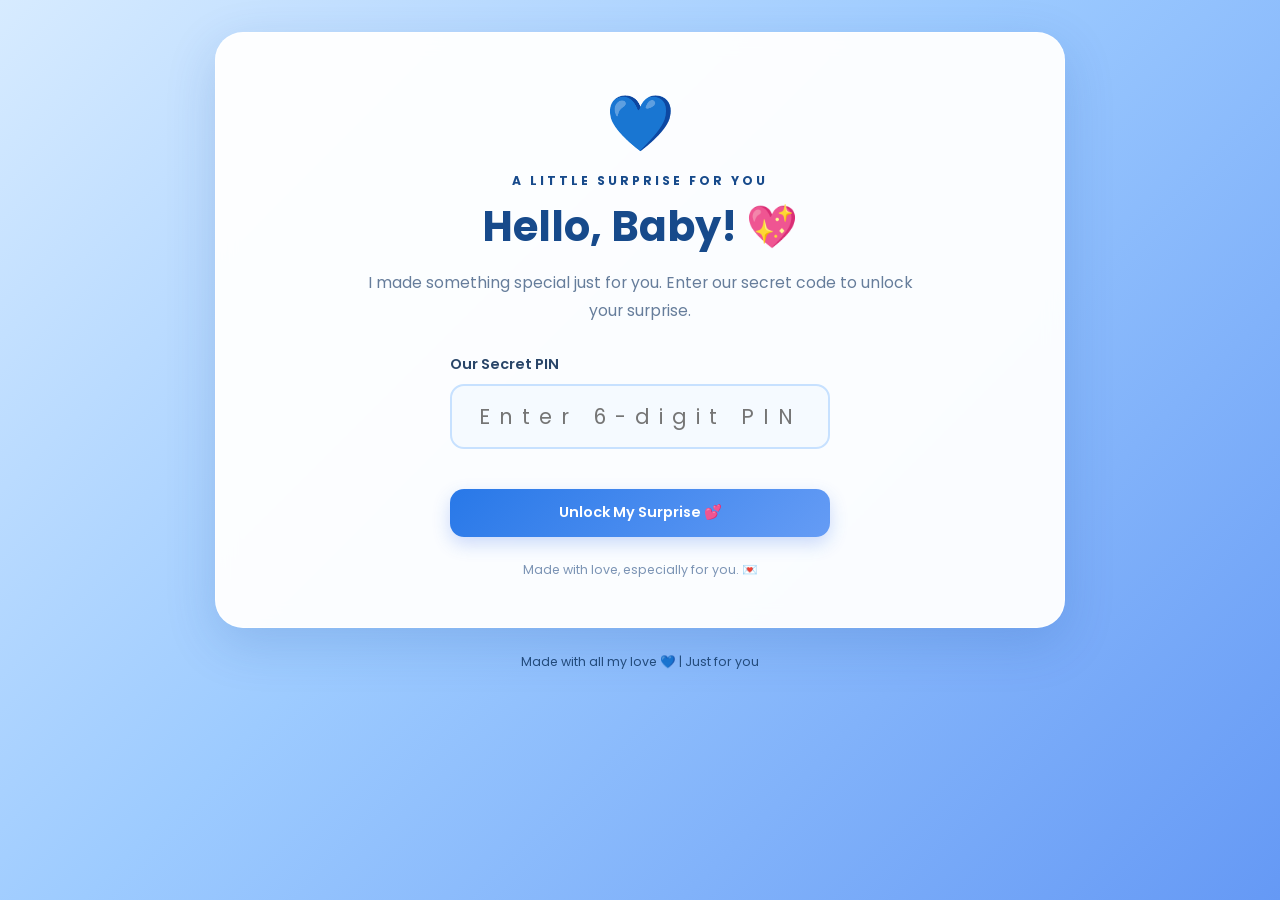
<file: index.html>
<!DOCTYPE html>
<html lang="en">
<head>
  <meta charset="UTF-8">
  <meta name="viewport" content="width=device-width, initial-scale=1.0">
  <meta name="theme-color" content="#f7d9e8">
  <title>Happy Birthday, My Baby! 💙</title>
  <link rel="stylesheet" href="style.css">
  <script src="script.js" defer></script>
</head>
<body>

  <div class="floating-hearts" aria-hidden="true">
    <span>💙</span><span>💖</span><span>💕</span>
    <span>✨</span><span>💗</span><span>💙</span>
  </div>

  <main class="container">

    <!-- PAGE 1: PIN -->
    <section id="passwordPage" class="page card">
      <div class="heart-icon">💙</div>
      <p class="eyebrow">A LITTLE SURPRISE FOR YOU</p>
      <h1>Hello, Baby! 💖</h1>
      <p class="description">
        I made something special just for you.
        Enter our secret code to unlock your surprise.
      </p>

      <form id="pinForm">
        <label for="pinInput">Our Secret PIN</label>
        <input
          type="password"
          id="pinInput"
          maxlength="6"
          inputmode="numeric"
          pattern="[0-9]{6}"
          placeholder="Enter 6-digit PIN"
          autocomplete="off"
          required
        >
        <p id="pinError" class="error" aria-live="polite"></p>
        <button type="submit" class="primary-btn">
          Unlock My Surprise 💕
        </button>
      </form>

      <p class="small-note">Made with love, especially for you. 💌</p>
    </section>

    <!-- PAGE 2: BIRTHDAY CALENDAR -->
    <section id="calendarPage" class="page card" hidden>
      <p class="eyebrow">SAVE THIS SPECIAL DAY</p>
      <h1>Your Special Day 💗</h1>
      <p class="description">
        A little reminder of the day someone wonderful was born.
      </p>

      <div class="calendar">
        <div class="calendar-heading">
          <span></span>
          <h2 id="calendarMonth">October 2000</h2>
          <span></span>
        </div>

        <div class="calendar-grid calendar-weekdays">
          <span>Sun</span>
          <span>Mon</span>
          <span>Tue</span>
          <span>Wed</span>
          <span>Thu</span>
          <span>Fri</span>
          <span>Sat</span>
        </div>

        <div id="calendarDays" class="calendar-grid"></div>
      </div>

      <div class="date-message">
        <span class="date-heart">💝</span>
        <p>
          The day that made the world a little brighter:
          <strong id="birthdayDateText">October 28</strong>
        </p>
      </div>

      <div class="page-navigation">
        <button type="button" class="secondary-btn" data-back="passwordPage">
          ← Back
        </button>
        <button type="button" class="primary-btn" data-next="birthdayPage">
          Next → 🎂
        </button>
      </div>
    </section>

    <!-- PAGE 3: BIRTHDAY CAKE -->
    <section id="birthdayPage" class="page card" hidden>
      <p class="eyebrow">TODAY IS ALL ABOUT YOU</p>
      <h1>Happy Birthday, My Baby! 🎂</h1>
      <p class="description">
        You deserve all the happiness, love, and beautiful things
        this world can offer.
      </p>

      <div class="birthday-scene">
        <div class="balloon balloon-one">🍺</div>
        <div class="balloon balloon-two">🍺</div>

        <div class="cake">
          <div class="flame"></div>
          <div class="candle"></div>
          <div class="cake-top"></div>
          <div class="cake-middle"></div>
          <div class="cake-bottom"></div>
          <div class="cake-plate"></div>
        </div>

        <div class="cake-hearts">💗 ✨ 💙 ✨ 💖</div>
      </div>

      <p class="cake-message">
        Make a wish, baby, and blow out your candle! 🥹💕
      </p>

      <button type="button" id="wishButton" class="primary-btn">
        Make a Birthday Wish ✨
      </button>

      <div id="celebrationMessage" class="celebration-message" hidden>
        <h2>YAY! INOM🎉💖</h2>
        <p>
          May all your wishes come true, my baby.
          I'll always be cheering for you! 💙
        </p>
      </div>

      <div class="page-navigation">
        <button type="button" class="secondary-btn" data-back="calendarPage">
          ← Back
        </button>
        <button type="button" class="primary-btn" data-next="galleryPage">
          Next → 📸
        </button>
      </div>
    </section>

    <!-- PAGE 4: PHOTO GALLERY -->
    <section id="galleryPage" class="page card" hidden>
      <p class="eyebrow">LITTLE PIECES OF US</p>
      <h1>My Favorite Memories 📸</h1>
      <p class="description">
        Every picture holds a little piece of my heart.
        These moments mean so much to me because they're with you.
      </p>

      <div class="photo-grid">
        <figure class="photo-card">
          <img src="images/pic10.jpg" alt="Our favorite memory 1">
          
        </figure>

        <figure class="photo-card">
          <img src="images/pic2.jpg" alt="Our favorite memory 2">
          
        </figure>

        <figure class="photo-card">
          <img src="images/pic3.jpg" alt="Our favorite memory 3">
          
        </figure>

        <figure class="photo-card">
          <img src="images/pic4.jpg" alt="Our favorite memory 4">
          
        </figure>

        <figure class="photo-card">
          <img src="images/pic5.jpg" alt="Our favorite memory 5">

        </figure>

        <figure class="photo-card">
          <img src="images/pic6.jpg" alt="Our favorite memory 6">
          
        </figure>

        <figure class="photo-card">
          <img src="images/pic1.jpg" alt="Our favorite memory 7">
          
        </figure>

        <figure class="photo-card">
          <img src="images/pic7.jpg" alt="Our favorite memory 8">
          
        </figure>

        <figure class="photo-card">
          <img src="images/pic8.jpg" alt="Our favorite memory 9">

        </figure>

        <figure class="photo-card">
          <img src="images/pic9.jpg" alt="Our favorite memory 10">
          
        </figure>
      </div>

      <div class="page-navigation">
        <button type="button" class="secondary-btn" data-back="birthdayPage">
          ← Back
        </button>
        <button type="button" class="primary-btn" data-next="letterPage">
          Read My Letter → 💌
        </button>
      </div>
    </section>

    <!-- PAGE 5: LOVE LETTER -->
    <section id="letterPage" class="page card" hidden>
      <p class="eyebrow">A LETTER FROM MY HEART</p>
      <h1>To My Birthday Boy 💌</h1>

      <div class="letter">
  <h2>Happy 22nd Birthday, Baby! ❤️🎂</h2>

  <p>
    Happy birthday, baby! I wish you happiness, good health, and success in everything you do. 
    Thank you for being part of my life. I’m so proud of you, and I hope we continue to grow 
    together and make more beautiful memories. Always remember that I love you so much, 
    and I’ll always be here to support you. Enjoy your special day, baby! ❤️😘
  </p>

  <p class="letter-signature">
    Loveyouasalways, 💗
  </p>
</div>

      <div class="final-heart">💙 💖 💙</div>

      <div class="page-navigation">
        <button type="button" class="secondary-btn" data-back="galleryPage">
          ← Back to Memories
        </button>
        <button type="button" id="restartButton" class="primary-btn">
          Start Again 💕
        </button>
      </div>
    </section>

    <footer>
      Made with all my love 💙 | Just for you
    </footer>

  </main>

</body>
</html>
</file>
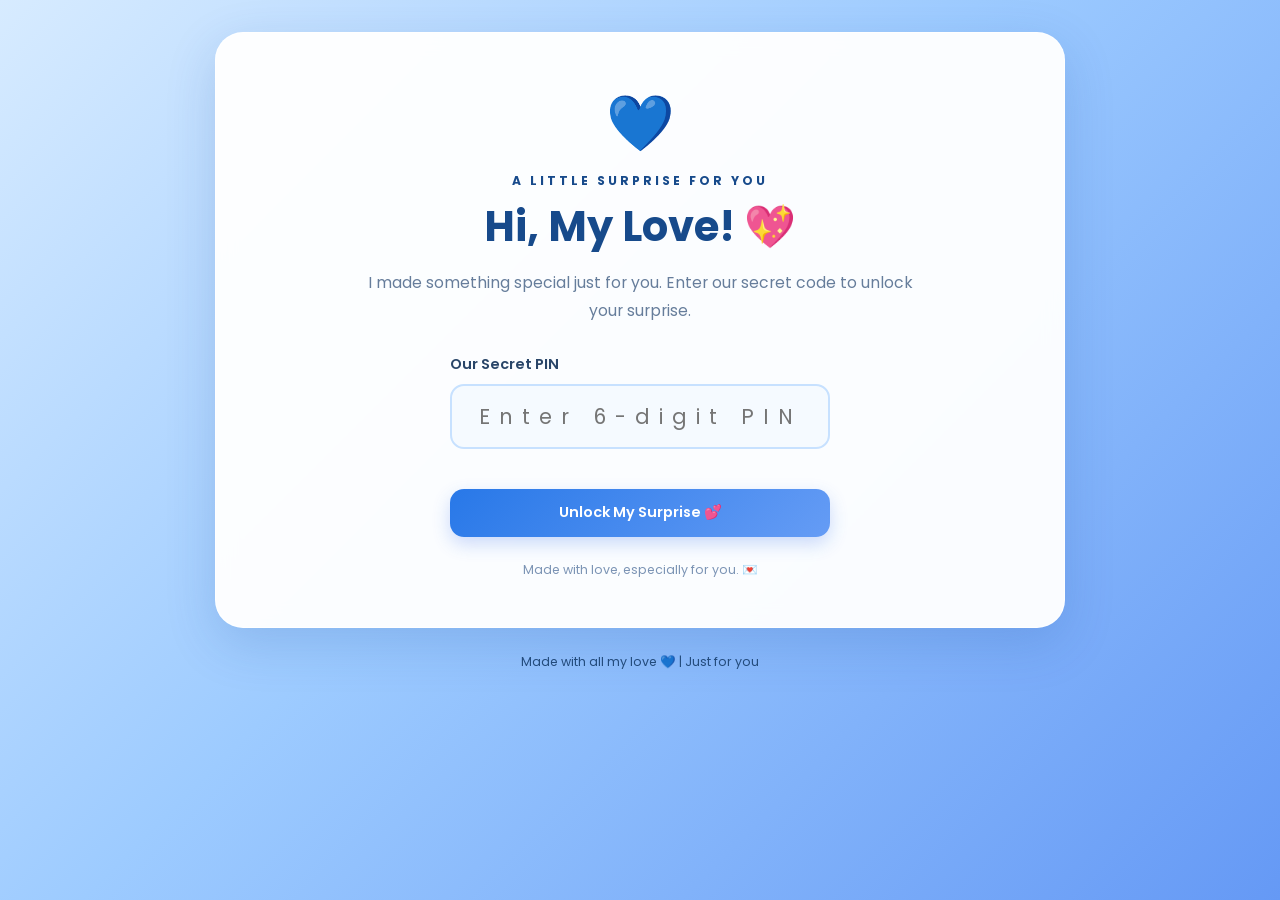
<file: birthdaysuprise/index.html>
<!DOCTYPE html>
<html lang="en">
<head>
  <meta charset="UTF-8">
  <meta name="viewport" content="width=device-width, initial-scale=1.0">
  <meta name="theme-color" content="#f7d9e8">
  <title>Happy Birthday, My Love! 💙</title>
  <link rel="stylesheet" href="style.css">
  <script src="script.js" defer></script>
</head>
<body>

  <div class="floating-hearts" aria-hidden="true">
    <span>💙</span><span>💖</span><span>💕</span>
    <span>✨</span><span>💗</span><span>💙</span>
  </div>

  <main class="container">

    <!-- PAGE 1: PIN -->
    <section id="passwordPage" class="page card">
      <div class="heart-icon">💙</div>
      <p class="eyebrow">A LITTLE SURPRISE FOR YOU</p>
      <h1>Hi, My Love! 💖</h1>
      <p class="description">
        I made something special just for you.
        Enter our secret code to unlock your surprise.
      </p>

      <form id="pinForm">
        <label for="pinInput">Our Secret PIN</label>
        <input
          type="password"
          id="pinInput"
          maxlength="6"
          inputmode="numeric"
          pattern="[0-9]{6}"
          placeholder="Enter 6-digit PIN"
          autocomplete="off"
          required
        >
        <p id="pinError" class="error" aria-live="polite"></p>
        <button type="submit" class="primary-btn">
          Unlock My Surprise 💕
        </button>
      </form>

      <p class="small-note">Made with love, especially for you. 💌</p>
    </section>

    <!-- PAGE 2: BIRTHDAY CALENDAR -->
    <section id="calendarPage" class="page card" hidden>
      <p class="eyebrow">SAVE THIS SPECIAL DAY</p>
      <h1>Our Favorite Day 💗</h1>
      <p class="description">
        A little reminder of the day someone wonderful was born.
      </p>

      <div class="calendar">
        <div class="calendar-heading">
          <span>💖</span>
          <h2 id="calendarMonth">October 2000</h2>
          <span>💙</span>
        </div>

        <div class="calendar-grid calendar-weekdays">
          <span>Sun</span>
          <span>Mon</span>
          <span>Tue</span>
          <span>Wed</span>
          <span>Thu</span>
          <span>Fri</span>
          <span>Sat</span>
        </div>

        <div id="calendarDays" class="calendar-grid"></div>
      </div>

      <div class="date-message">
        <span class="date-heart">💝</span>
        <p>
          The day that made the world a little brighter:
          <strong id="birthdayDateText">October 28</strong>
        </p>
      </div>

      <div class="page-navigation">
        <button type="button" class="secondary-btn" data-back="passwordPage">
          ← Back
        </button>
        <button type="button" class="primary-btn" data-next="birthdayPage">
          Next → 🎂
        </button>
      </div>
    </section>

    <!-- PAGE 3: BIRTHDAY CAKE -->
    <section id="birthdayPage" class="page card" hidden>
      <p class="eyebrow">TODAY IS ALL ABOUT YOU</p>
      <h1>Happy Birthday, My Love! 🎂</h1>
      <p class="description">
        You deserve all the happiness, love, and beautiful things
        this world can offer.
      </p>

      <div class="birthday-scene">
        <div class="balloon balloon-one">🎈</div>
        <div class="balloon balloon-two">🎈</div>

        <div class="cake">
          <div class="flame"></div>
          <div class="candle"></div>
          <div class="cake-top"></div>
          <div class="cake-middle"></div>
          <div class="cake-bottom"></div>
          <div class="cake-plate"></div>
        </div>

        <div class="cake-hearts">💗 ✨ 💙 ✨ 💖</div>
      </div>

      <p class="cake-message">
        Make a wish, baby, and blow out your candle! 🥹💕
      </p>

      <button type="button" id="wishButton" class="primary-btn">
        Make a Birthday Wish ✨
      </button>

      <div id="celebrationMessage" class="celebration-message" hidden>
        <h2>YAY! 🎉💖</h2>
        <p>
          May all your wishes come true, my love.
          I'll always be cheering for you! 💙
        </p>
      </div>

      <div class="page-navigation">
        <button type="button" class="secondary-btn" data-back="calendarPage">
          ← Back
        </button>
        <button type="button" class="primary-btn" data-next="galleryPage">
          Next → 📸
        </button>
      </div>
    </section>

    <!-- PAGE 4: PHOTO GALLERY -->
    <section id="galleryPage" class="page card" hidden>
      <p class="eyebrow">LITTLE PIECES OF US</p>
      <h1>My Favorite Memories 📸</h1>
      <p class="description">
        Every picture holds a little piece of my heart.
        These moments mean so much to me because they're with you.
      </p>

      <div class="photo-grid">
        <figure class="photo-card">
          <img src="images/pic1.jpg" alt="Our favorite memory 1">
          
        </figure>

        <figure class="photo-card">
          <img src="images/pic2.jpg" alt="Our favorite memory 2">
          
        </figure>

        <figure class="photo-card">
          <img src="images/pic3.jpg" alt="Our favorite memory 3">
          
        </figure>

        <figure class="photo-card">
          <img src="images/pic4.jpg" alt="Our favorite memory 4">
          
        </figure>

        <figure class="photo-card">
          <img src="images/pic5.jpg" alt="Our favorite memory 5">

        </figure>

        <figure class="photo-card">
          <img src="images/pic6.jpg" alt="Our favorite memory 6">
          
        </figure>
      </div>

      <div class="page-navigation">
        <button type="button" class="secondary-btn" data-back="birthdayPage">
          ← Back
        </button>
        <button type="button" class="primary-btn" data-next="letterPage">
          Read My Letter → 💌
        </button>
      </div>
    </section>

    <!-- PAGE 5: LOVE LETTER -->
    <section id="letterPage" class="page card" hidden>
      <p class="eyebrow">A LETTER FROM MY HEART</p>
      <h1>To My Birthday Boy 💌</h1>

      <div class="letter">
  <h2>Happy 22nd Birthday, Baby! ❤️🎂</h2>

  <p>
    Happy birthday, baby! I wish you happiness, good health, and success in everything you do. 
    Thank you for being part of my life. I’m so proud of you, and I hope we continue to grow 
    together and make more beautiful memories. Always remember that I love you so much, 
    and I’ll always be here to support you. Enjoy your special day, baby! ❤️😘
  </p>

  <p class="letter-signature">
    Loveyouasalways, 💗
  </p>
</div>

      <div class="final-heart">💙 💖 💙</div>

      <div class="page-navigation">
        <button type="button" class="secondary-btn" data-back="galleryPage">
          ← Back to Memories
        </button>
        <button type="button" id="restartButton" class="primary-btn">
          Start Again 💕
        </button>
      </div>
    </section>

    <footer>
      Made with all my love 💙 | Just for you
    </footer>

  </main>

</body>
</html>
</file>
<file: style.css>
@import url('https://fonts.googleapis.com/css2?family=Poppins:wght@300;400;500;600;700;800&display=swap');

:root {
  --blue: #3b82f6;
  --dark-blue: #174a8b;
  --light-blue: #e5f2ff;
  --sky-blue: #89c2ff;
  --deep-blue: #1e40af;
  --pink: #f5a7c5;
  --dark-pink: #d85d91;
  --light-pink: #fff0f6;
  --text: #294568;
  --white: #ffffff;
  --shadow: 0 16px 50px rgba(30, 80, 160, 0.18);
}

* {
  box-sizing: border-box;
  margin: 0;
  padding: 0;
}

[hidden] {
  display: none !important;
}

html {
  scroll-behavior: smooth;
}

body {
  min-height: 100vh;
  padding: 32px 16px;
  font-family: 'Poppins', sans-serif;
  color: var(--text);
  background: linear-gradient(
    135deg,
    #d7ebff 0%,
    #9dcbff 45%,
    #6599f5 100%
  );
  background-attachment: fixed;
  overflow-x: hidden;
}

button,
input {
  font: inherit;
}

button {
  -webkit-tap-highlight-color: transparent;
}

.container {
  position: relative;
  z-index: 1;
  width: 100%;
  max-width: 850px;
  margin: 0 auto;
}

.page {
  animation: appear 0.55s ease both;
}

.card {
  width: 100%;
  padding: clamp(24px, 5vw, 48px);
  background: rgba(255, 255, 255, 0.96);
  border: 1px solid rgba(255, 255, 255, 0.9);
  border-radius: 28px;
  box-shadow: var(--shadow);
  text-align: center;
  backdrop-filter: blur(10px);
}

.heart-icon {
  margin-bottom: 8px;
  font-size: 55px;
  animation: heartbeat 1.5s infinite;
}

.eyebrow {
  margin-bottom: 10px;
  color: var(--dark-blue);
  font-size: 0.76rem;
  font-weight: 700;
  letter-spacing: 3px;
}

h1 {
  margin-bottom: 15px;
  color: var(--dark-blue);
  font-size: clamp(1.8rem, 5vw, 2.6rem);
  line-height: 1.3;
}

h2 {
  color: var(--dark-blue);
}

.description {
  max-width: 560px;
  margin: 0 auto 28px;
  color: #667d9b;
  font-size: 0.98rem;
  line-height: 1.8;
}

/* PIN FORM */

#pinForm {
  max-width: 380px;
  margin: 0 auto;
  text-align: left;
}

#pinForm label {
  display: block;
  margin-bottom: 9px;
  font-size: 0.9rem;
  font-weight: 600;
}

#pinInput {
  width: 100%;
  padding: 15px;
  border: 2px solid #c7e1ff;
  border-radius: 14px;
  outline: none;
  background: #f5faff;
  color: var(--dark-blue);
  text-align: center;
  font-size: 1.3rem;
  letter-spacing: 9px;
  transition: border-color 0.2s, box-shadow 0.2s;
}

#pinInput:focus {
  border-color: var(--blue);
  box-shadow: 0 0 0 4px rgba(59, 130, 246, 0.15);
}

.error {
  min-height: 24px;
  margin: 8px 0;
  color: #d44771;
  font-size: 0.84rem;
}

.small-note {
  margin-top: 24px;
  color: #7c94b5;
  font-size: 0.78rem;
}

/* BUTTONS */

.primary-btn,
.secondary-btn {
  display: inline-flex;
  min-height: 48px;
  align-items: center;
  justify-content: center;
  gap: 7px;
  padding: 13px 22px;
  border: none;
  border-radius: 14px;
  cursor: pointer;
  font-size: 0.9rem;
  font-weight: 600;
  text-decoration: none;
  transition:
    transform 0.2s,
    box-shadow 0.2s,
    background 0.2s;
}

.primary-btn {
  color: #ffffff;
  background: linear-gradient(135deg, #2878e8, #659cf5);
  box-shadow: 0 7px 18px rgba(37, 99, 235, 0.23);
}

#pinForm .primary-btn {
  width: 100%;
}

.secondary-btn {
  color: var(--dark-blue);
  background: #e6f2ff;
  border: 1px solid #c9e2ff;
}

.primary-btn:hover,
.secondary-btn:hover {
  transform: translateY(-2px);
  box-shadow: 0 8px 22px rgba(30, 80, 160, 0.2);
}

.primary-btn:active,
.secondary-btn:active {
  transform: scale(0.98);
}

button:focus-visible {
  outline: 3px solid var(--deep-blue);
  outline-offset: 3px;
}

/* FLOATING HEARTS */

.floating-hearts span {
  position: fixed;
  z-index: 0;
  bottom: -60px;
  opacity: 0.6;
  font-size: 25px;
  pointer-events: none;
  animation: floatUp 12s linear infinite;
}

.floating-hearts span:nth-child(1) {
  left: 8%;
  animation-delay: 0s;
}

.floating-hearts span:nth-child(2) {
  left: 24%;
  animation-delay: 3s;
}

.floating-hearts span:nth-child(3) {
  left: 45%;
  animation-delay: 6s;
}

.floating-hearts span:nth-child(4) {
  left: 64%;
  animation-delay: 1s;
}

.floating-hearts span:nth-child(5) {
  left: 81%;
  animation-delay: 5s;
}

.floating-hearts span:nth-child(6) {
  left: 93%;
  animation-delay: 8s;
}

/* BIRTHDAY CALENDAR */

.calendar {
  max-width: 480px;
  margin: 0 auto 24px;
  padding: 22px;
  background: linear-gradient(145deg, #f0f7ff, #e1efff);
  border: 1px solid #c9e2ff;
  border-radius: 22px;
  box-shadow: inset 0 0 15px rgba(59, 130, 246, 0.04);
}

.calendar-heading {
  display: flex;
  align-items: center;
  justify-content: space-between;
  gap: 10px;
  margin-bottom: 22px;
}

.calendar-heading span {
  font-size: 1.4rem;
}

.calendar-heading h2 {
  color: var(--dark-blue);
  font-size: 1.25rem;
}

.calendar-grid {
  display: grid;
  grid-template-columns: repeat(7, minmax(0, 1fr));
  gap: 7px;
}

.calendar-weekdays {
  margin-bottom: 12px;
  color: #6784a8;
  font-size: 0.76rem;
  font-weight: 600;
}

.calendar-grid > span {
  display: flex;
  min-width: 0;
  min-height: 39px;
  align-items: center;
  justify-content: center;
  border-radius: 50%;
  font-size: 0.88rem;
}

#calendarDays .birthday-day {
  position: relative;
  color: #ffffff;
  background: linear-gradient(135deg, #2878e8, #e875aa);
  font-weight: 800;
  box-shadow: 0 5px 14px rgba(37, 99, 235, 0.28);
}

#calendarDays .birthday-day::after {
  position: absolute;
  top: -10px;
  right: -3px;
  color: var(--dark-pink);
  font-size: 12px;
  content: "♥";
}

.date-message {
  display: flex;
  max-width: 520px;
  align-items: center;
  justify-content: center;
  gap: 12px;
  margin: 0 auto 28px;
  padding: 17px;
  border-radius: 16px;
  background: #eaf4ff;
  line-height: 1.7;
}

.date-heart {
  font-size: 27px;
}

.date-message p {
  font-size: 0.88rem;
}

.date-message strong {
  color: var(--dark-blue);
}

/* PAGE NAVIGATION */

.page-navigation {
  display: flex;
  justify-content: space-between;
  gap: 12px;
  margin-top: 35px;
  padding-top: 22px;
  border-top: 1px solid #dcecff;
}

.page-navigation button {
  flex: 1;
}

/* BIRTHDAY CAKE */

.birthday-scene {
  position: relative;
  display: flex;
  min-height: 255px;
  align-items: center;
  justify-content: center;
  flex-direction: column;
  overflow: hidden;
  border: 1px solid #d5e8ff;
  border-radius: 22px;
  background: linear-gradient(135deg, #e5f2ff, #f7f9ff);
}

.cake {
  position: relative;
  width: 190px;
  height: 175px;
  margin-top: 30px;
}

.cake-plate {
  position: absolute;
  bottom: 0;
  left: 0;
  width: 190px;
  height: 14px;
  border-radius: 50%;
  background: #80b7f8;
  box-shadow: 0 5px 0 #518cda;
}

.cake-bottom {
  position: absolute;
  bottom: 14px;
  left: 15px;
  width: 160px;
  height: 60px;
  border-radius: 9px 9px 13px 13px;
  background: linear-gradient(90deg, #f5a7c5, #ffd3e4, #f5a7c5);
}

.cake-middle {
  position: absolute;
  bottom: 67px;
  left: 27px;
  width: 136px;
  height: 48px;
  border-radius: 9px 9px 10px 10px;
  background: linear-gradient(90deg, #6fa9f2, #c5e0ff, #6fa9f2);
}

.cake-top {
  position: absolute;
  z-index: 2;
  bottom: 103px;
  left: 27px;
  width: 136px;
  height: 17px;
  border-bottom: 4px solid #ef9abc;
  border-radius: 50%;
  background: #fff2f7;
}

.candle {
  position: absolute;
  z-index: 3;
  bottom: 119px;
  left: 91px;
  width: 9px;
  height: 32px;
  border-radius: 4px;
  background: repeating-linear-gradient(
    45deg,
    #ffffff 0 5px,
    #f08eb5 5px 10px
  );
}

.flame {
  position: absolute;
  z-index: 4;
  bottom: 151px;
  left: 89px;
  width: 13px;
  height: 20px;
  border-radius: 50% 50% 50% 0;
  background: #ffc95b;
  box-shadow: 0 0 18px #ffd77a;
  transform: rotate(-45deg);
  transform-origin: bottom right;
  animation: flicker 0.65s ease-in-out infinite alternate;
}

.balloon {
  position: absolute;
  font-size: 55px;
  animation: balloonFloat 3s ease-in-out infinite;
}

.balloon-one {
  top: 25px;
  left: 12%;
}

.balloon-two {
  top: 35px;
  right: 12%;
  animation-delay: 0.8s;
}

.cake-hearts {
  margin-top: 13px;
  font-size: 1.1rem;
}

.cake-message {
  margin: 22px 0;
  line-height: 1.7;
}

.celebration-message {
  margin-top: 20px;
  padding: 20px;
  border: 1px solid #cde4ff;
  border-radius: 18px;
  background: linear-gradient(135deg, #e6f2ff, #fff0f6);
  animation: appear 0.4s ease both;
}

.celebration-message h2 {
  margin-bottom: 8px;
}

.celebration-message p {
  font-size: 0.9rem;
  line-height: 1.8;
}

/* PHOTO GALLERY */

.photo-grid {
  display: grid;
  grid-template-columns: repeat(2, minmax(0, 1fr));
  gap: 20px;
  text-align: left;
}

.photo-card {
  overflow: hidden;
  border: 1px solid #cfe3ff;
  border-radius: 18px;
  background: #ffffff;
  box-shadow: 0 5px 18px rgba(30, 80, 160, 0.09);
  transition: transform 0.25s, box-shadow 0.25s;
}

.photo-card:hover {
  transform: translateY(-4px);
  box-shadow: 0 12px 25px rgba(30, 80, 160, 0.17);
}

.photo-card img {
  display: block;
  width: 100%;
  height: 230px;
  object-fit: cover;
  background: linear-gradient(135deg, #d7ebff, #ffe5f0);
}

.photo-card figcaption {
  padding: 13px;
  color: #526b8d;
  font-size: 0.82rem;
  line-height: 1.6;
}

/* ROMANTIC LETTER */

.letter {
  padding: clamp(20px, 5vw, 38px);
  border: 1px solid #cfe3ff;
  border-radius: 20px;
  background: linear-gradient(145deg, #f2f8ff, #ffffff);
  text-align: left;
}

.letter p {
  margin-bottom: 19px;
  color: #4c6380;
  font-size: 0.95rem;
  line-height: 2;
}

.letter p:first-child {
  color: var(--dark-blue);
  font-weight: 700;
}

.letter .letter-signature {
  margin-top: 28px;
  margin-bottom: 0;
  color: var(--dark-blue);
  font-weight: 600;
}

.final-heart {
  margin-top: 22px;
  font-size: 1.5rem;
  letter-spacing: 6px;
}

/* FOOTER */

footer {
  padding: 25px 10px 0;
  color: #244c7b;
  text-align: center;
  font-size: 0.78rem;
}

/* ANIMATIONS */

@keyframes appear {
  from {
    opacity: 0;
    transform: translateY(12px);
  }

  to {
    opacity: 1;
    transform: translateY(0);
  }
}

@keyframes heartbeat {
  0%, 100% {
    transform: scale(1);
  }

  50% {
    transform: scale(1.12);
  }
}

@keyframes floatUp {
  0% {
    opacity: 0;
    transform: translateY(0) rotate(0);
  }

  15% {
    opacity: 0.6;
  }

  100% {
    opacity: 0;
    transform: translateY(-115vh) rotate(25deg);
  }
}

@keyframes flicker {
  from {
    transform: rotate(-45deg) scale(1);
  }

  to {
    transform: rotate(-42deg) scale(1.1);
  }
}

@keyframes balloonFloat {
  0%, 100% {
    transform: translateY(0) rotate(-5deg);
  }

  50% {
    transform: translateY(-13px) rotate(5deg);
  }
}

/* MOBILE RESPONSIVENESS */

@media (max-width: 600px) {
  body {
    padding: 16px 10px;
  }

  .card {
    padding: 25px 17px;
    border-radius: 22px;
  }

  .eyebrow {
    font-size: 0.67rem;
    letter-spacing: 2px;
  }

  .description {
    font-size: 0.88rem;
  }

  .calendar {
    padding: 14px 9px;
  }

  .calendar-grid {
    gap: 3px;
  }

  .calendar-grid > span {
    min-height: 35px;
    font-size: 0.76rem;
  }

  .calendar-heading h2 {
    font-size: 1.05rem;
  }

  .photo-grid {
    grid-template-columns: 1fr;
    gap: 15px;
  }

  .photo-card img {
    height: 250px;
  }

  .page-navigation {
    gap: 8px;
  }

  .page-navigation button {
    padding: 12px 10px;
    font-size: 0.78rem;
  }

  .balloon-one {
    left: 5%;
  }

  .balloon-two {
    right: 5%;
  }

  .date-message {
    align-items: flex-start;
    text-align: left;
  }

  .letter p {
    font-size: 0.88rem;
  }
}

/* ACCESSIBILITY: REDUCE MOTION */

@media (prefers-reduced-motion: reduce) {
  *,
  *::before,
  *::after {
    scroll-behavior: auto !important;
    animation-duration: 0.01ms !important;
    animation-iteration-count: 1 !important;
  }
}
</file>
<file: birthdaysuprise/style.css>
@import url('https://fonts.googleapis.com/css2?family=Poppins:wght@300;400;500;600;700;800&display=swap');

:root {
  --blue: #3b82f6;
  --dark-blue: #174a8b;
  --light-blue: #e5f2ff;
  --sky-blue: #89c2ff;
  --deep-blue: #1e40af;
  --pink: #f5a7c5;
  --dark-pink: #d85d91;
  --light-pink: #fff0f6;
  --text: #294568;
  --white: #ffffff;
  --shadow: 0 16px 50px rgba(30, 80, 160, 0.18);
}

* {
  box-sizing: border-box;
  margin: 0;
  padding: 0;
}

[hidden] {
  display: none !important;
}

html {
  scroll-behavior: smooth;
}

body {
  min-height: 100vh;
  padding: 32px 16px;
  font-family: 'Poppins', sans-serif;
  color: var(--text);
  background: linear-gradient(
    135deg,
    #d7ebff 0%,
    #9dcbff 45%,
    #6599f5 100%
  );
  background-attachment: fixed;
  overflow-x: hidden;
}

button,
input {
  font: inherit;
}

button {
  -webkit-tap-highlight-color: transparent;
}

.container {
  position: relative;
  z-index: 1;
  width: 100%;
  max-width: 850px;
  margin: 0 auto;
}

.page {
  animation: appear 0.55s ease both;
}

.card {
  width: 100%;
  padding: clamp(24px, 5vw, 48px);
  background: rgba(255, 255, 255, 0.96);
  border: 1px solid rgba(255, 255, 255, 0.9);
  border-radius: 28px;
  box-shadow: var(--shadow);
  text-align: center;
  backdrop-filter: blur(10px);
}

.heart-icon {
  margin-bottom: 8px;
  font-size: 55px;
  animation: heartbeat 1.5s infinite;
}

.eyebrow {
  margin-bottom: 10px;
  color: var(--dark-blue);
  font-size: 0.76rem;
  font-weight: 700;
  letter-spacing: 3px;
}

h1 {
  margin-bottom: 15px;
  color: var(--dark-blue);
  font-size: clamp(1.8rem, 5vw, 2.6rem);
  line-height: 1.3;
}

h2 {
  color: var(--dark-blue);
}

.description {
  max-width: 560px;
  margin: 0 auto 28px;
  color: #667d9b;
  font-size: 0.98rem;
  line-height: 1.8;
}

/* PIN FORM */

#pinForm {
  max-width: 380px;
  margin: 0 auto;
  text-align: left;
}

#pinForm label {
  display: block;
  margin-bottom: 9px;
  font-size: 0.9rem;
  font-weight: 600;
}

#pinInput {
  width: 100%;
  padding: 15px;
  border: 2px solid #c7e1ff;
  border-radius: 14px;
  outline: none;
  background: #f5faff;
  color: var(--dark-blue);
  text-align: center;
  font-size: 1.3rem;
  letter-spacing: 9px;
  transition: border-color 0.2s, box-shadow 0.2s;
}

#pinInput:focus {
  border-color: var(--blue);
  box-shadow: 0 0 0 4px rgba(59, 130, 246, 0.15);
}

.error {
  min-height: 24px;
  margin: 8px 0;
  color: #d44771;
  font-size: 0.84rem;
}

.small-note {
  margin-top: 24px;
  color: #7c94b5;
  font-size: 0.78rem;
}

/* BUTTONS */

.primary-btn,
.secondary-btn {
  display: inline-flex;
  min-height: 48px;
  align-items: center;
  justify-content: center;
  gap: 7px;
  padding: 13px 22px;
  border: none;
  border-radius: 14px;
  cursor: pointer;
  font-size: 0.9rem;
  font-weight: 600;
  text-decoration: none;
  transition:
    transform 0.2s,
    box-shadow 0.2s,
    background 0.2s;
}

.primary-btn {
  color: #ffffff;
  background: linear-gradient(135deg, #2878e8, #659cf5);
  box-shadow: 0 7px 18px rgba(37, 99, 235, 0.23);
}

#pinForm .primary-btn {
  width: 100%;
}

.secondary-btn {
  color: var(--dark-blue);
  background: #e6f2ff;
  border: 1px solid #c9e2ff;
}

.primary-btn:hover,
.secondary-btn:hover {
  transform: translateY(-2px);
  box-shadow: 0 8px 22px rgba(30, 80, 160, 0.2);
}

.primary-btn:active,
.secondary-btn:active {
  transform: scale(0.98);
}

button:focus-visible {
  outline: 3px solid var(--deep-blue);
  outline-offset: 3px;
}

/* FLOATING HEARTS */

.floating-hearts span {
  position: fixed;
  z-index: 0;
  bottom: -60px;
  opacity: 0.6;
  font-size: 25px;
  pointer-events: none;
  animation: floatUp 12s linear infinite;
}

.floating-hearts span:nth-child(1) {
  left: 8%;
  animation-delay: 0s;
}

.floating-hearts span:nth-child(2) {
  left: 24%;
  animation-delay: 3s;
}

.floating-hearts span:nth-child(3) {
  left: 45%;
  animation-delay: 6s;
}

.floating-hearts span:nth-child(4) {
  left: 64%;
  animation-delay: 1s;
}

.floating-hearts span:nth-child(5) {
  left: 81%;
  animation-delay: 5s;
}

.floating-hearts span:nth-child(6) {
  left: 93%;
  animation-delay: 8s;
}

/* BIRTHDAY CALENDAR */

.calendar {
  max-width: 480px;
  margin: 0 auto 24px;
  padding: 22px;
  background: linear-gradient(145deg, #f0f7ff, #e1efff);
  border: 1px solid #c9e2ff;
  border-radius: 22px;
  box-shadow: inset 0 0 15px rgba(59, 130, 246, 0.04);
}

.calendar-heading {
  display: flex;
  align-items: center;
  justify-content: space-between;
  gap: 10px;
  margin-bottom: 22px;
}

.calendar-heading span {
  font-size: 1.4rem;
}

.calendar-heading h2 {
  color: var(--dark-blue);
  font-size: 1.25rem;
}

.calendar-grid {
  display: grid;
  grid-template-columns: repeat(7, minmax(0, 1fr));
  gap: 7px;
}

.calendar-weekdays {
  margin-bottom: 12px;
  color: #6784a8;
  font-size: 0.76rem;
  font-weight: 600;
}

.calendar-grid > span {
  display: flex;
  min-width: 0;
  min-height: 39px;
  align-items: center;
  justify-content: center;
  border-radius: 50%;
  font-size: 0.88rem;
}

#calendarDays .birthday-day {
  position: relative;
  color: #ffffff;
  background: linear-gradient(135deg, #2878e8, #e875aa);
  font-weight: 800;
  box-shadow: 0 5px 14px rgba(37, 99, 235, 0.28);
}

#calendarDays .birthday-day::after {
  position: absolute;
  top: -10px;
  right: -3px;
  color: var(--dark-pink);
  font-size: 12px;
  content: "♥";
}

.date-message {
  display: flex;
  max-width: 520px;
  align-items: center;
  justify-content: center;
  gap: 12px;
  margin: 0 auto 28px;
  padding: 17px;
  border-radius: 16px;
  background: #eaf4ff;
  line-height: 1.7;
}

.date-heart {
  font-size: 27px;
}

.date-message p {
  font-size: 0.88rem;
}

.date-message strong {
  color: var(--dark-blue);
}

/* PAGE NAVIGATION */

.page-navigation {
  display: flex;
  justify-content: space-between;
  gap: 12px;
  margin-top: 35px;
  padding-top: 22px;
  border-top: 1px solid #dcecff;
}

.page-navigation button {
  flex: 1;
}

/* BIRTHDAY CAKE */

.birthday-scene {
  position: relative;
  display: flex;
  min-height: 255px;
  align-items: center;
  justify-content: center;
  flex-direction: column;
  overflow: hidden;
  border: 1px solid #d5e8ff;
  border-radius: 22px;
  background: linear-gradient(135deg, #e5f2ff, #f7f9ff);
}

.cake {
  position: relative;
  width: 190px;
  height: 175px;
  margin-top: 30px;
}

.cake-plate {
  position: absolute;
  bottom: 0;
  left: 0;
  width: 190px;
  height: 14px;
  border-radius: 50%;
  background: #80b7f8;
  box-shadow: 0 5px 0 #518cda;
}

.cake-bottom {
  position: absolute;
  bottom: 14px;
  left: 15px;
  width: 160px;
  height: 60px;
  border-radius: 9px 9px 13px 13px;
  background: linear-gradient(90deg, #f5a7c5, #ffd3e4, #f5a7c5);
}

.cake-middle {
  position: absolute;
  bottom: 67px;
  left: 27px;
  width: 136px;
  height: 48px;
  border-radius: 9px 9px 10px 10px;
  background: linear-gradient(90deg, #6fa9f2, #c5e0ff, #6fa9f2);
}

.cake-top {
  position: absolute;
  z-index: 2;
  bottom: 103px;
  left: 27px;
  width: 136px;
  height: 17px;
  border-bottom: 4px solid #ef9abc;
  border-radius: 50%;
  background: #fff2f7;
}

.candle {
  position: absolute;
  z-index: 3;
  bottom: 119px;
  left: 91px;
  width: 9px;
  height: 32px;
  border-radius: 4px;
  background: repeating-linear-gradient(
    45deg,
    #ffffff 0 5px,
    #f08eb5 5px 10px
  );
}

.flame {
  position: absolute;
  z-index: 4;
  bottom: 151px;
  left: 89px;
  width: 13px;
  height: 20px;
  border-radius: 50% 50% 50% 0;
  background: #ffc95b;
  box-shadow: 0 0 18px #ffd77a;
  transform: rotate(-45deg);
  transform-origin: bottom right;
  animation: flicker 0.65s ease-in-out infinite alternate;
}

.balloon {
  position: absolute;
  font-size: 55px;
  animation: balloonFloat 3s ease-in-out infinite;
}

.balloon-one {
  top: 25px;
  left: 12%;
}

.balloon-two {
  top: 35px;
  right: 12%;
  animation-delay: 0.8s;
}

.cake-hearts {
  margin-top: 13px;
  font-size: 1.1rem;
}

.cake-message {
  margin: 22px 0;
  line-height: 1.7;
}

.celebration-message {
  margin-top: 20px;
  padding: 20px;
  border: 1px solid #cde4ff;
  border-radius: 18px;
  background: linear-gradient(135deg, #e6f2ff, #fff0f6);
  animation: appear 0.4s ease both;
}

.celebration-message h2 {
  margin-bottom: 8px;
}

.celebration-message p {
  font-size: 0.9rem;
  line-height: 1.8;
}

/* PHOTO GALLERY */

.photo-grid {
  display: grid;
  grid-template-columns: repeat(2, minmax(0, 1fr));
  gap: 20px;
  text-align: left;
}

.photo-card {
  overflow: hidden;
  border: 1px solid #cfe3ff;
  border-radius: 18px;
  background: #ffffff;
  box-shadow: 0 5px 18px rgba(30, 80, 160, 0.09);
  transition: transform 0.25s, box-shadow 0.25s;
}

.photo-card:hover {
  transform: translateY(-4px);
  box-shadow: 0 12px 25px rgba(30, 80, 160, 0.17);
}

.photo-card img {
  display: block;
  width: 100%;
  height: 230px;
  object-fit: cover;
  background: linear-gradient(135deg, #d7ebff, #ffe5f0);
}

.photo-card figcaption {
  padding: 13px;
  color: #526b8d;
  font-size: 0.82rem;
  line-height: 1.6;
}

/* ROMANTIC LETTER */

.letter {
  padding: clamp(20px, 5vw, 38px);
  border: 1px solid #cfe3ff;
  border-radius: 20px;
  background: linear-gradient(145deg, #f2f8ff, #ffffff);
  text-align: left;
}

.letter p {
  margin-bottom: 19px;
  color: #4c6380;
  font-size: 0.95rem;
  line-height: 2;
}

.letter p:first-child {
  color: var(--dark-blue);
  font-weight: 700;
}

.letter .letter-signature {
  margin-top: 28px;
  margin-bottom: 0;
  color: var(--dark-blue);
  font-weight: 600;
}

.final-heart {
  margin-top: 22px;
  font-size: 1.5rem;
  letter-spacing: 6px;
}

/* FOOTER */

footer {
  padding: 25px 10px 0;
  color: #244c7b;
  text-align: center;
  font-size: 0.78rem;
}

/* ANIMATIONS */

@keyframes appear {
  from {
    opacity: 0;
    transform: translateY(12px);
  }

  to {
    opacity: 1;
    transform: translateY(0);
  }
}

@keyframes heartbeat {
  0%, 100% {
    transform: scale(1);
  }

  50% {
    transform: scale(1.12);
  }
}

@keyframes floatUp {
  0% {
    opacity: 0;
    transform: translateY(0) rotate(0);
  }

  15% {
    opacity: 0.6;
  }

  100% {
    opacity: 0;
    transform: translateY(-115vh) rotate(25deg);
  }
}

@keyframes flicker {
  from {
    transform: rotate(-45deg) scale(1);
  }

  to {
    transform: rotate(-42deg) scale(1.1);
  }
}

@keyframes balloonFloat {
  0%, 100% {
    transform: translateY(0) rotate(-5deg);
  }

  50% {
    transform: translateY(-13px) rotate(5deg);
  }
}

/* MOBILE RESPONSIVENESS */

@media (max-width: 600px) {
  body {
    padding: 16px 10px;
  }

  .card {
    padding: 25px 17px;
    border-radius: 22px;
  }

  .eyebrow {
    font-size: 0.67rem;
    letter-spacing: 2px;
  }

  .description {
    font-size: 0.88rem;
  }

  .calendar {
    padding: 14px 9px;
  }

  .calendar-grid {
    gap: 3px;
  }

  .calendar-grid > span {
    min-height: 35px;
    font-size: 0.76rem;
  }

  .calendar-heading h2 {
    font-size: 1.05rem;
  }

  .photo-grid {
    grid-template-columns: 1fr;
    gap: 15px;
  }

  .photo-card img {
    height: 250px;
  }

  .page-navigation {
    gap: 8px;
  }

  .page-navigation button {
    padding: 12px 10px;
    font-size: 0.78rem;
  }

  .balloon-one {
    left: 5%;
  }

  .balloon-two {
    right: 5%;
  }

  .date-message {
    align-items: flex-start;
    text-align: left;
  }

  .letter p {
    font-size: 0.88rem;
  }
}

/* ACCESSIBILITY: REDUCE MOTION */

@media (prefers-reduced-motion: reduce) {
  *,
  *::before,
  *::after {
    scroll-behavior: auto !important;
    animation-duration: 0.01ms !important;
    animation-iteration-count: 1 !important;
  }
}
</file>
